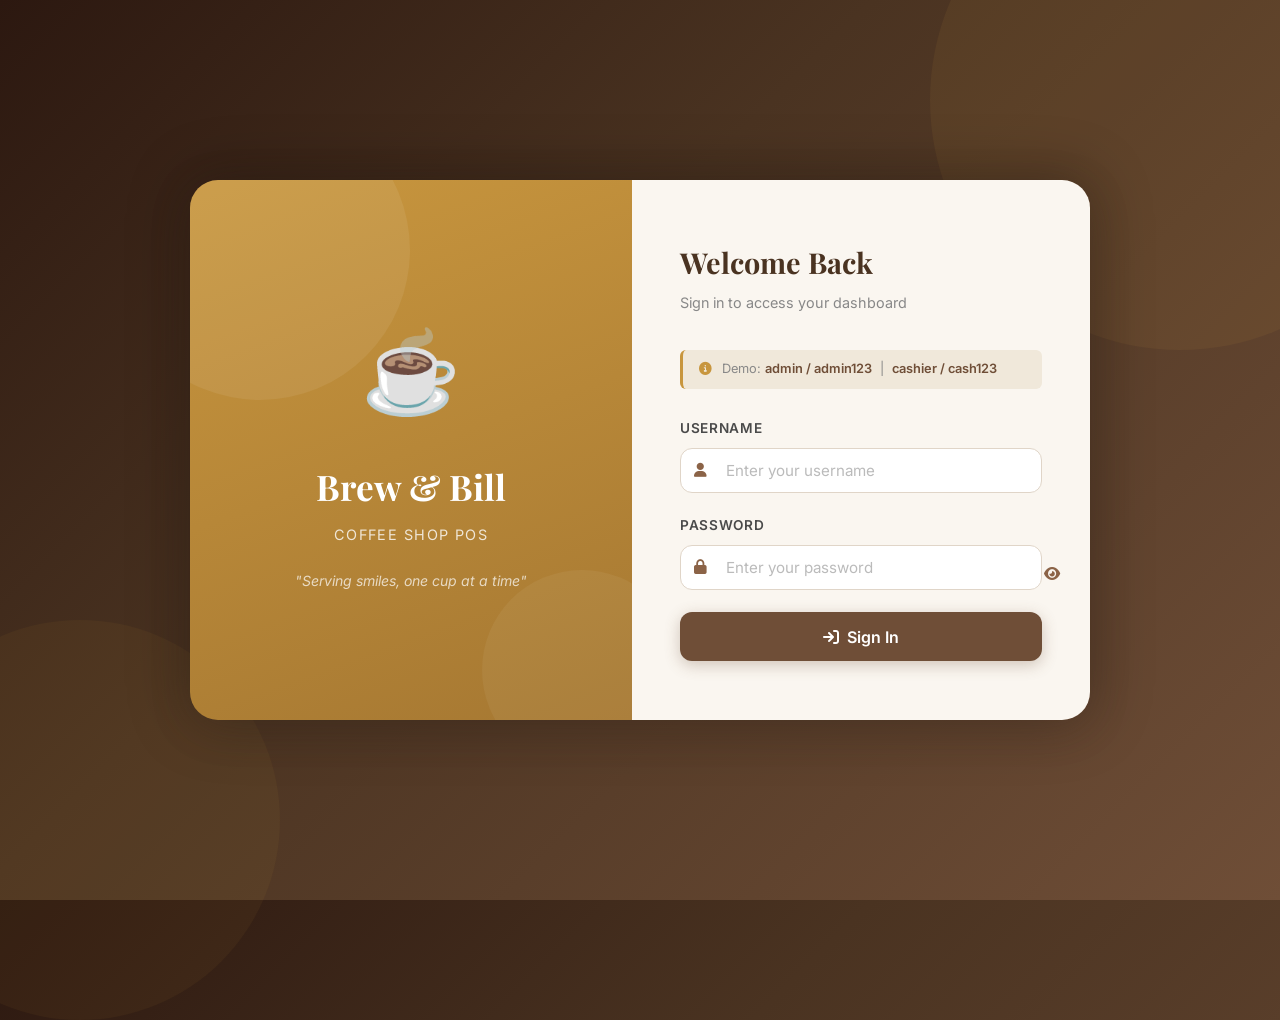
<file: index.html>
<!DOCTYPE html>
<html lang="en">
<head>
  <meta charset="UTF-8" />
  <meta name="viewport" content="width=device-width, initial-scale=1.0"/>
  <title>Brew & Bill – Login</title>
  <link rel="icon" href="data:image/svg+xml,<svg xmlns='http://www.w3.org/2000/svg' viewBox='0 0 100 100'><text y='.9em' font-size='90'>☕</text></svg>"/>
  <link rel="stylesheet" href="css/style.css"/>
  <!-- Font Awesome Icons -->
  <link rel="stylesheet" href="https://cdnjs.cloudflare.com/ajax/libs/font-awesome/6.5.0/css/all.min.css"/>
</head>
<body class="login-page">

  <!-- ===== LOGIN WRAPPER ===== -->
  <div class="login-wrapper">

    <!-- Left Brand Panel -->
    <div class="login-brand">
      <div class="brand-logo">☕</div>
      <h1 class="brand-title">Brew &amp; Bill</h1>
      <p class="brand-subtitle">Coffee Shop POS</p>
      <p class="brand-tagline">"Serving smiles, one cup at a time"</p>
    </div>

    <!-- Right Form Panel -->
    <div class="login-form-panel">
      <h2>Welcome Back</h2>
      <p class="subtitle">Sign in to access your dashboard</p>

      <!-- Demo credentials hint -->
      <div class="login-hint">
        <i class="fa fa-circle-info"></i>
        Demo: <span>admin / admin123</span> &nbsp;|&nbsp; <span>cashier / cash123</span>
      </div>

      <!-- Login Form -->
      <form id="loginForm" novalidate>

        <div class="form-group">
          <label for="username">Username</label>
          <div class="input-wrapper">
            <i class="fa fa-user"></i>
            <input
              type="text"
              id="username"
              class="form-control"
              placeholder="Enter your username"
              autocomplete="username"
              required
            />
          </div>
          <p class="field-error text-danger" id="usernameError"></p>
        </div>

        <div class="form-group">
          <label for="password">Password</label>
          <div class="input-wrapper">
            <i class="fa fa-lock"></i>
            <input
              type="password"
              id="password"
              class="form-control"
              placeholder="Enter your password"
              autocomplete="current-password"
              required
            />
            <button
              type="button"
              id="togglePwd"
              aria-label="Toggle password visibility"
            >
              <i class="fa fa-eye"></i>
            </button>
          </div>
          <p class="field-error text-danger" id="passwordError"></p>
        </div>

        <!-- Error message -->
        <div id="loginError" class="login-error">
        </div>

        <button type="submit" class="btn btn-primary btn-block btn-lg" id="loginBtn">
          <i class="fa fa-arrow-right-to-bracket"></i>
          Sign In
        </button>

      </form>

    </div>
  </div>

  <!-- Toast Container -->
  <div class="toast-container" id="toastContainer"></div>

  <script src="js/auth.js"></script>
  <script>
    // =============================================
    // Login Page Logic
    // =============================================

    // Toggle password visibility
    document.getElementById('togglePwd').addEventListener('click', function () {
      const pwd = document.getElementById('password');
      const icon = this.querySelector('i');
      if (pwd.type === 'password') {
        pwd.type = 'text';
        icon.classList.replace('fa-eye', 'fa-eye-slash');
      } else {
        pwd.type = 'password';
        icon.classList.replace('fa-eye-slash', 'fa-eye');
      }
    });

    // Handle form submission
    document.getElementById('loginForm').addEventListener('submit', function (e) {
      e.preventDefault();

      const username = document.getElementById('username').value.trim();
      const password = document.getElementById('password').value;
      const errorDiv = document.getElementById('loginError');
      const btn      = document.getElementById('loginBtn');

      // Clear previous errors
      errorDiv.style.display = 'none';
      document.getElementById('usernameError').style.display = 'none';
      document.getElementById('passwordError').style.display = 'none';

      // Validate fields
      let valid = true;
      if (!username) {
        document.getElementById('usernameError').textContent = 'Username is required.';
        document.getElementById('usernameError').style.display = 'block';
        valid = false;
      }
      if (!password) {
        document.getElementById('passwordError').textContent = 'Password is required.';
        document.getElementById('passwordError').style.display = 'block';
        valid = false;
      }
      if (!valid) return;

      // Animate button
      btn.innerHTML = '<i class="fa fa-spinner fa-spin"></i> Signing in...';
      btn.disabled = true;

      setTimeout(() => {
        // Attempt login via auth.js
        const result = Auth.login(username, password);

        if (result.success) {
          showToast('Login successful! Redirecting...', 'success');
          setTimeout(() => { window.location.href = 'dashboard.html'; }, 700);
        } else {
          errorDiv.textContent = result.message || 'Invalid username or password.';
          errorDiv.style.display = 'block';
          btn.innerHTML = '<i class="fa fa-arrow-right-to-bracket"></i> Sign In';
          btn.disabled = false;
        }
      }, 600);
    });

    // Toast helper (standalone for login page)
    function showToast(msg, type = 'info') {
      const container = document.getElementById('toastContainer');
      const toast = document.createElement('div');
      const iconMap = { success: 'fa-circle-check', error: 'fa-circle-xmark', warning: 'fa-triangle-exclamation', info: 'fa-circle-info' };
      toast.className = `toast ${type}`;
      toast.innerHTML = `
        <i class="fa ${iconMap[type] || iconMap.info} toast-icon"></i>
        <span class="toast-msg">${msg}</span>
        <button class="toast-close" onclick="this.parentElement.remove()"><i class="fa fa-xmark"></i></button>
      `;
      container.appendChild(toast);
      setTimeout(() => {
        toast.classList.add('removing');
        setTimeout(() => toast.remove(), 300);
      }, 3000);
    }
  </script>
</body>
</html>
</file>
<file: css/style.css>
/* =============================================
   BREW & BILL - Coffee Shop POS System
   Main Stylesheet
   ============================================= */

/* === GOOGLE FONTS IMPORT === */
@import url('https://fonts.googleapis.com/css2?family=Playfair+Display:wght@400;600;700&family=Inter:wght@300;400;500;600;700&display=swap');

/* === CSS VARIABLES (Theme) === */
:root {
  /* Color Palette */
  --primary: #6F4E37;         /* Rich coffee brown */
  --primary-dark: #4a3321;    /* Dark espresso */
  --primary-light: #8B6347;   /* Medium roast */
  --accent: #C8963E;          /* Caramel/gold */
  --accent-light: #e8b96e;    /* Light caramel */
  --cream: #FAF6F0;           /* Cream background */
  --cream-dark: #F0E8DA;      /* Slightly darker cream */
  --bg: #F5EFE6;              /* Page background */
  --sidebar-bg: #2C1810;      /* Dark sidebar */
  --sidebar-hover: #3d2416;   /* Sidebar item hover */
  --sidebar-active: #6F4E37;  /* Active sidebar item */

  /* Text Colors */
  --text-dark: #1a1a1a;
  --text-medium: #4a4a4a;
  --text-light: #888888;
  --text-white: #ffffff;
  --text-cream: #FAF6F0;

  /* Status Colors */
  --success: #27ae60;
  --success-light: #d4edda;
  --danger: #e74c3c;
  --danger-light: #fde8e6;
  --warning: #f39c12;
  --warning-light: #fef3cd;
  --info: #3498db;
  --info-light: #d6eaf8;

  /* UI */
  --border: #e0d5c8;
  --border-light: #ede8e0;
  --shadow-sm: 0 2px 8px rgba(111,78,55,0.08);
  --shadow-md: 0 4px 20px rgba(111,78,55,0.12);
  --shadow-lg: 0 8px 40px rgba(111,78,55,0.18);
  --radius-sm: 6px;
  --radius-md: 12px;
  --radius-lg: 20px;
  --radius-xl: 28px;

  /* Layout */
  --sidebar-width: 260px;
  --header-height: 65px;
  --transition: all 0.25s ease;
}

/* === RESET & BASE === */
*, *::before, *::after {
  margin: 0;
  padding: 0;
  box-sizing: border-box;
}

html {
  font-size: 16px;
  scroll-behavior: smooth;
}

body {
  font-family: 'Inter', sans-serif;
  background: var(--bg);
  color: var(--text-dark);
  line-height: 1.6;
  min-height: 100vh;
  overflow-x: hidden;
}

a {
  text-decoration: none;
  color: inherit;
}

ul {
  list-style: none;
}

img {
  max-width: 100%;
  height: auto;
  display: block;
}

button {
  cursor: pointer;
  font-family: inherit;
  border: none;
  outline: none;
}

input, select, textarea {
  font-family: inherit;
  outline: none;
}

/* =============================================
   LOGIN PAGE
   ============================================= */

.login-page {
  min-height: 100vh;
  display: flex;
  align-items: center;
  justify-content: center;
  background: linear-gradient(135deg, #2C1810 0%, #4a3321 40%, #6F4E37 100%);
  position: relative;
  overflow: hidden;
}

/* Decorative coffee bean shapes */
.login-page::before {
  content: '';
  position: absolute;
  width: 500px;
  height: 500px;
  background: rgba(200, 150, 62, 0.08);
  border-radius: 50%;
  top: -150px;
  right: -150px;
}

.login-page::after {
  content: '';
  position: absolute;
  width: 400px;
  height: 400px;
  background: rgba(200, 150, 62, 0.06);
  border-radius: 50%;
  bottom: -120px;
  left: -120px;
}

.login-wrapper {
  display: flex;
  width: 900px;
  max-width: 95vw;
  min-height: 540px;
  border-radius: var(--radius-xl);
  overflow: hidden;
  box-shadow: var(--shadow-lg), 0 0 60px rgba(0,0,0,0.4);
  z-index: 1;
}

/* Left branding panel */
.login-brand {
  flex: 1;
  background: linear-gradient(160deg, #C8963E, #a67832);
  display: flex;
  flex-direction: column;
  align-items: center;
  justify-content: center;
  padding: 3rem 2.5rem;
  position: relative;
  overflow: hidden;
}

.login-brand::before {
  content: '';
  position: absolute;
  width: 300px;
  height: 300px;
  background: rgba(255,255,255,0.07);
  border-radius: 50%;
  top: -80px;
  left: -80px;
}

.login-brand::after {
  content: '';
  position: absolute;
  width: 200px;
  height: 200px;
  background: rgba(255,255,255,0.05);
  border-radius: 50%;
  bottom: -50px;
  right: -50px;
}

.brand-logo {
  font-size: 5rem;
  margin-bottom: 1.5rem;
  animation: float 3s ease-in-out infinite;
  z-index: 1;
}

@keyframes float {
  0%, 100% { transform: translateY(0); }
  50% { transform: translateY(-10px); }
}

.brand-title {
  font-family: 'Playfair Display', serif;
  font-size: 2.2rem;
  font-weight: 700;
  color: #fff;
  text-align: center;
  z-index: 1;
  margin-bottom: 0.5rem;
}

.brand-subtitle {
  font-size: 0.9rem;
  color: rgba(255,255,255,0.8);
  text-align: center;
  z-index: 1;
  letter-spacing: 0.1em;
  text-transform: uppercase;
}

.brand-tagline {
  margin-top: 1.5rem;
  font-size: 0.88rem;
  color: rgba(255,255,255,0.7);
  text-align: center;
  z-index: 1;
  font-style: italic;
}

/* Right login form panel */
.login-form-panel {
  flex: 1;
  background: var(--cream);
  display: flex;
  flex-direction: column;
  justify-content: center;
  padding: 3rem 3rem;
}

.login-form-panel h2 {
  font-family: 'Playfair Display', serif;
  font-size: 1.8rem;
  color: var(--primary-dark);
  margin-bottom: 0.4rem;
}

.login-form-panel p.subtitle {
  color: var(--text-light);
  font-size: 0.9rem;
  margin-bottom: 2.2rem;
}

.form-group {
  margin-bottom: 1.4rem;
}

.form-group label {
  display: block;
  font-size: 0.85rem;
  font-weight: 600;
  color: var(--text-medium);
  margin-bottom: 0.5rem;
  text-transform: uppercase;
  letter-spacing: 0.05em;
}

.input-wrapper {
  position: relative;
  display: flex;
  align-items: center;
}

.input-wrapper i {
  position: absolute;
  left: 14px;
  color: var(--primary-light);
  font-size: 0.9rem;
}

.form-control {
  width: 100%;
  padding: 0.75rem 1rem 0.75rem 2.8rem;
  border: 1.5px solid var(--border);
  border-radius: var(--radius-md);
  background: #fff;
  font-size: 0.95rem;
  color: var(--text-dark);
  transition: var(--transition);
}

.form-control:focus {
  border-color: var(--primary);
  box-shadow: 0 0 0 3px rgba(111,78,55,0.1);
}

.form-control::placeholder {
  color: #bbb;
}

/* Hint text */
.login-hint {
  font-size: 0.8rem;
  color: var(--text-light);
  margin-bottom: 1.8rem;
  background: var(--cream-dark);
  padding: 0.6rem 1rem;
  border-radius: var(--radius-sm);
  border-left: 3px solid var(--accent);
}

.login-hint .fa {
  margin-right: 0.4rem;
  color: var(--accent);
}

.login-hint span {
  font-weight: 600;
  color: var(--primary);
}

/* Field error messages */
.field-error {
  font-size: 0.78rem;
  margin-top: 0.3rem;
  display: none;
}

/* Toggle password button */
#togglePwd {
  position: absolute;
  right: 12px;
  background: none;
  border: none;
  cursor: pointer;
  color: var(--text-light);
  font-size: 0.9rem;
}

/* Login error message */
.login-error {
  display: none;
  background: var(--danger-light);
  color: var(--danger);
  padding: 0.65rem 1rem;
  border-radius: var(--radius-sm);
  font-size: 0.85rem;
  margin-bottom: 1rem;
  border-left: 3px solid var(--danger);
}

/* === BUTTONS === */
.btn {
  display: inline-flex;
  align-items: center;
  justify-content: center;
  gap: 0.5rem;
  padding: 0.75rem 1.5rem;
  border-radius: var(--radius-md);
  font-size: 0.92rem;
  font-weight: 600;
  transition: var(--transition);
  cursor: pointer;
  border: none;
  white-space: nowrap;
}

.btn-primary {
  background: var(--primary);
  color: #fff;
  box-shadow: 0 4px 15px rgba(111,78,55,0.3);
}

.btn-primary:hover {
  background: var(--primary-dark);
  transform: translateY(-1px);
  box-shadow: 0 6px 20px rgba(111,78,55,0.4);
}

.btn-primary:active {
  transform: translateY(0);
}

.btn-accent {
  background: var(--accent);
  color: #fff;
  box-shadow: 0 4px 15px rgba(200,150,62,0.3);
}

.btn-accent:hover {
  background: #b08030;
  transform: translateY(-1px);
}

.btn-success {
  background: var(--success);
  color: #fff;
}

.btn-success:hover {
  background: #219a52;
  transform: translateY(-1px);
}

.btn-danger {
  background: var(--danger);
  color: #fff;
}

.btn-danger:hover {
  background: #c0392b;
  transform: translateY(-1px);
}

.btn-outline {
  background: transparent;
  border: 1.5px solid var(--border);
  color: var(--text-medium);
}

.btn-outline:hover {
  border-color: var(--primary);
  color: var(--primary);
}

.btn-sm {
  padding: 0.4rem 0.9rem;
  font-size: 0.82rem;
  border-radius: var(--radius-sm);
}

.btn-lg {
  padding: 0.9rem 2rem;
  font-size: 1rem;
}

.btn-block {
  width: 100%;
}

.btn-icon {
  width: 36px;
  height: 36px;
  padding: 0;
  border-radius: var(--radius-sm);
  background: transparent;
  color: var(--text-medium);
  border: 1.5px solid var(--border);
  display: inline-flex;
  align-items: center;
  justify-content: center;
  transition: var(--transition);
}

.btn-icon:hover {
  background: var(--cream-dark);
}

/* =============================================
   APP LAYOUT (Post-Login)
   ============================================= */

.app-container {
  display: flex;
  min-height: 100vh;
}

/* === SIDEBAR === */
.sidebar {
  width: var(--sidebar-width);
  background: var(--sidebar-bg);
  min-height: 100vh;
  position: fixed;
  left: 0;
  top: 0;
  z-index: 100;
  display: flex;
  flex-direction: column;
  transition: var(--transition);
  box-shadow: 4px 0 20px rgba(0,0,0,0.3);
}

.sidebar-brand {
  padding: 1.5rem 1.5rem 1.2rem;
  border-bottom: 1px solid rgba(255,255,255,0.07);
  display: flex;
  align-items: center;
  gap: 0.8rem;
}

.sidebar-brand .brand-icon {
  font-size: 1.8rem;
}

.sidebar-brand .brand-text {
  display: flex;
  flex-direction: column;
}

.sidebar-brand .brand-text h1 {
  font-family: 'Playfair Display', serif;
  font-size: 1.15rem;
  color: var(--accent-light);
  font-weight: 700;
  line-height: 1.2;
}

.sidebar-brand .brand-text span {
  font-size: 0.7rem;
  color: rgba(255,255,255,0.4);
  text-transform: uppercase;
  letter-spacing: 0.08em;
}

.sidebar-nav {
  flex: 1;
  padding: 1.2rem 0;
  overflow-y: auto;
}

.nav-section-title {
  font-size: 0.68rem;
  text-transform: uppercase;
  letter-spacing: 0.12em;
  color: rgba(255,255,255,0.3);
  padding: 0.6rem 1.5rem;
  margin-top: 0.5rem;
}

.nav-item {
  margin: 0.15rem 0.8rem;
  border-radius: var(--radius-sm);
  overflow: hidden;
}

.nav-link {
  display: flex;
  align-items: center;
  gap: 0.85rem;
  padding: 0.72rem 1rem;
  color: rgba(255,255,255,0.65);
  font-size: 0.88rem;
  font-weight: 500;
  border-radius: var(--radius-sm);
  transition: var(--transition);
  position: relative;
}

.nav-link i {
  width: 18px;
  font-size: 0.95rem;
  text-align: center;
  flex-shrink: 0;
}

.nav-link:hover {
  background: var(--sidebar-hover);
  color: rgba(255,255,255,0.9);
}

.nav-link.active {
  background: var(--sidebar-active);
  color: #fff;
  box-shadow: 0 2px 10px rgba(111,78,55,0.4);
}

.nav-link.active::before {
  content: '';
  position: absolute;
  left: 0;
  top: 25%;
  height: 50%;
  width: 3px;
  background: var(--accent);
  border-radius: 0 3px 3px 0;
}

.sidebar-footer {
  padding: 1rem 0.8rem;
  border-top: 1px solid rgba(255,255,255,0.07);
}

.user-info {
  display: flex;
  align-items: center;
  gap: 0.75rem;
  padding: 0.6rem 0.8rem;
  border-radius: var(--radius-sm);
  margin-bottom: 0.5rem;
}

.user-avatar {
  width: 36px;
  height: 36px;
  background: var(--primary);
  border-radius: 50%;
  display: flex;
  align-items: center;
  justify-content: center;
  font-size: 0.9rem;
  color: #fff;
  font-weight: 700;
  flex-shrink: 0;
}

.user-details h4 {
  font-size: 0.85rem;
  color: rgba(255,255,255,0.85);
  font-weight: 600;
}

.user-details span {
  font-size: 0.72rem;
  color: rgba(255,255,255,0.4);
}

.btn-logout {
  width: 100%;
  background: rgba(231,76,60,0.15);
  color: #ff8070;
  border: 1px solid rgba(231,76,60,0.25);
  padding: 0.55rem 1rem;
  border-radius: var(--radius-sm);
  font-size: 0.83rem;
  display: flex;
  align-items: center;
  justify-content: center;
  gap: 0.5rem;
  transition: var(--transition);
}

.btn-logout:hover {
  background: rgba(231,76,60,0.3);
  color: #ff5a47;
}

/* === MAIN CONTENT AREA === */
.main-content {
  margin-left: var(--sidebar-width);
  flex: 1;
  display: flex;
  flex-direction: column;
  min-height: 100vh;
}

/* === TOP HEADER === */
.top-header {
  height: var(--header-height);
  background: #fff;
  border-bottom: 1px solid var(--border-light);
  display: flex;
  align-items: center;
  justify-content: space-between;
  padding: 0 2rem;
  position: sticky;
  top: 0;
  z-index: 50;
  box-shadow: var(--shadow-sm);
}

.header-left {
  display: flex;
  align-items: center;
  gap: 1rem;
}

.page-title {
  font-family: 'Playfair Display', serif;
  font-size: 1.35rem;
  color: var(--primary-dark);
  font-weight: 700;
}

.breadcrumb {
  font-size: 0.78rem;
  color: var(--text-light);
}

.header-right {
  display: flex;
  align-items: center;
  gap: 1rem;
}

.header-time {
  font-size: 0.82rem;
  color: var(--text-light);
  display: flex;
  align-items: center;
  gap: 0.4rem;
}

.header-date {
  font-size: 0.82rem;
  color: var(--text-medium);
  font-weight: 500;
}

/* === PAGE CONTENT === */
.page-content {
  flex: 1;
  padding: 2rem;
  background: var(--bg);
}

/* === STATS CARDS === */
.stats-grid {
  display: grid;
  grid-template-columns: repeat(auto-fit, minmax(220px, 1fr));
  gap: 1.25rem;
  margin-bottom: 2rem;
}

.stat-card {
  background: #fff;
  border-radius: var(--radius-md);
  padding: 1.4rem 1.5rem;
  display: flex;
  align-items: center;
  gap: 1.2rem;
  box-shadow: var(--shadow-sm);
  border: 1px solid var(--border-light);
  transition: var(--transition);
  position: relative;
  overflow: hidden;
}

.stat-card::after {
  content: '';
  position: absolute;
  top: 0;
  left: 0;
  right: 0;
  height: 3px;
  background: var(--accent);
  border-radius: var(--radius-md) var(--radius-md) 0 0;
}

.stat-card.green::after { background: var(--success); }
.stat-card.blue::after  { background: var(--info); }
.stat-card.red::after   { background: var(--danger); }

.stat-card:hover {
  box-shadow: var(--shadow-md);
  transform: translateY(-2px);
}

.stat-icon {
  width: 54px;
  height: 54px;
  border-radius: var(--radius-md);
  display: flex;
  align-items: center;
  justify-content: center;
  font-size: 1.4rem;
  flex-shrink: 0;
}

.stat-icon.orange { background: rgba(200,150,62,0.12); color: var(--accent); }
.stat-icon.green  { background: rgba(39,174,96,0.12);  color: var(--success); }
.stat-icon.blue   { background: rgba(52,152,219,0.12); color: var(--info); }
.stat-icon.red    { background: rgba(231,76,60,0.12);  color: var(--danger); }
.stat-icon.brown  { background: rgba(111,78,55,0.12);  color: var(--primary); }

.stat-body h3 {
  font-size: 1.7rem;
  font-weight: 700;
  color: var(--text-dark);
  line-height: 1.2;
}

.stat-body p {
  font-size: 0.82rem;
  color: var(--text-light);
  margin-top: 0.2rem;
}

/* === SECTION CARDS === */
.section-card {
  background: #fff;
  border-radius: var(--radius-md);
  padding: 1.5rem;
  box-shadow: var(--shadow-sm);
  border: 1px solid var(--border-light);
  margin-bottom: 1.5rem;
}

.section-header {
  display: flex;
  align-items: center;
  justify-content: space-between;
  margin-bottom: 1.2rem;
  padding-bottom: 0.8rem;
  border-bottom: 1px solid var(--border-light);
}

.section-header h2 {
  font-family: 'Playfair Display', serif;
  font-size: 1.1rem;
  color: var(--primary-dark);
  display: flex;
  align-items: center;
  gap: 0.5rem;
}

/* === TABLES === */
.table-responsive {
  overflow-x: auto;
  border-radius: var(--radius-md);
}

.data-table {
  width: 100%;
  border-collapse: collapse;
  font-size: 0.88rem;
}

.data-table thead tr {
  background: var(--cream-dark);
}

.data-table th {
  padding: 0.75rem 1rem;
  text-align: left;
  font-size: 0.75rem;
  font-weight: 700;
  text-transform: uppercase;
  letter-spacing: 0.06em;
  color: var(--primary);
  white-space: nowrap;
}

.data-table td {
  padding: 0.8rem 1rem;
  border-bottom: 1px solid var(--border-light);
  color: var(--text-medium);
  vertical-align: middle;
}

.data-table tbody tr:hover {
  background: var(--cream);
}

.data-table tbody tr:last-child td {
  border-bottom: none;
}

/* === BADGES === */
.badge {
  display: inline-flex;
  align-items: center;
  padding: 0.25rem 0.65rem;
  border-radius: 100px;
  font-size: 0.75rem;
  font-weight: 600;
}

.badge-success { background: var(--success-light); color: var(--success); }
.badge-danger  { background: var(--danger-light);  color: var(--danger); }
.badge-warning { background: var(--warning-light); color: var(--warning); }
.badge-info    { background: var(--info-light);    color: var(--info); }
.badge-primary { background: rgba(111,78,55,0.1);  color: var(--primary); }

/* =============================================
   BILLING / POS PAGE
   ============================================= */

.pos-layout {
  display: grid;
  grid-template-columns: 1fr 380px;
  gap: 1.5rem;
  align-items: start;
}

/* Menu Panel */
.menu-panel {
  background: #fff;
  border-radius: var(--radius-md);
  padding: 1.5rem;
  box-shadow: var(--shadow-sm);
  border: 1px solid var(--border-light);
}

.menu-panel-header {
  display: flex;
  align-items: center;
  justify-content: space-between;
  margin-bottom: 1.2rem;
  flex-wrap: wrap;
  gap: 0.8rem;
}

.menu-panel-header h2 {
  font-family: 'Playfair Display', serif;
  font-size: 1.1rem;
  color: var(--primary-dark);
}

.search-box {
  position: relative;
  display: flex;
  align-items: center;
}

.search-box i {
  position: absolute;
  left: 12px;
  color: var(--text-light);
  font-size: 0.85rem;
}

.search-input {
  padding: 0.55rem 1rem 0.55rem 2.4rem;
  border: 1.5px solid var(--border);
  border-radius: var(--radius-md);
  font-size: 0.88rem;
  background: var(--cream);
  width: 220px;
  transition: var(--transition);
}

.search-input:focus {
  border-color: var(--primary);
  background: #fff;
}

/* Category Filter Tabs */
.category-tabs {
  display: flex;
  gap: 0.5rem;
  margin-bottom: 1.2rem;
  flex-wrap: wrap;
}

.cat-tab {
  padding: 0.4rem 1.1rem;
  border-radius: 100px;
  font-size: 0.82rem;
  font-weight: 500;
  background: var(--cream-dark);
  color: var(--text-medium);
  border: 1.5px solid transparent;
  transition: var(--transition);
  cursor: pointer;
}

.cat-tab:hover {
  border-color: var(--primary-light);
  color: var(--primary);
}

.cat-tab.active {
  background: var(--primary);
  color: #fff;
  border-color: var(--primary);
}

/* Menu Items Grid */
.menu-grid {
  display: grid;
  grid-template-columns: repeat(auto-fill, minmax(155px, 1fr));
  gap: 1rem;
}

.menu-item-card {
  background: var(--cream);
  border-radius: var(--radius-md);
  padding: 1rem;
  cursor: pointer;
  transition: var(--transition);
  border: 1.5px solid transparent;
  display: flex;
  flex-direction: column;
  align-items: center;
  text-align: center;
  position: relative;
  overflow: hidden;
}

.menu-item-card:hover {
  border-color: var(--primary-light);
  box-shadow: var(--shadow-md);
  transform: translateY(-3px);
}

.item-emoji {
  font-size: 2.2rem;
  margin-bottom: 0.6rem;
}

.item-name {
  font-size: 0.85rem;
  font-weight: 600;
  color: var(--text-dark);
  margin-bottom: 0.25rem;
  line-height: 1.3;
}

.item-category {
  font-size: 0.7rem;
  color: var(--text-light);
  margin-bottom: 0.5rem;
}

.item-price {
  font-size: 0.95rem;
  font-weight: 700;
  color: var(--accent);
}

.item-add-btn {
  margin-top: 0.7rem;
  width: 100%;
  padding: 0.4rem;
  background: var(--primary);
  color: #fff;
  border-radius: var(--radius-sm);
  font-size: 0.8rem;
  font-weight: 600;
  transition: var(--transition);
  border: none;
  cursor: pointer;
}

.item-add-btn:hover {
  background: var(--primary-dark);
}

.item-add-btn:active {
  transform: scale(0.97);
}

/* Cart Panel */
.cart-panel {
  background: #fff;
  border-radius: var(--radius-md);
  box-shadow: var(--shadow-sm);
  border: 1px solid var(--border-light);
  position: sticky;
  top: calc(var(--header-height) + 2rem);
  display: flex;
  flex-direction: column;
}

.cart-header {
  padding: 1.2rem 1.5rem;
  border-bottom: 1px solid var(--border-light);
  display: flex;
  align-items: center;
  justify-content: space-between;
}

.cart-header h2 {
  font-family: 'Playfair Display', serif;
  font-size: 1.1rem;
  color: var(--primary-dark);
  display: flex;
  align-items: center;
  gap: 0.5rem;
}

.cart-count-badge {
  background: var(--accent);
  color: #fff;
  font-size: 0.75rem;
  font-weight: 700;
  padding: 0.1rem 0.55rem;
  border-radius: 100px;
}

.cart-items {
  flex: 1;
  overflow-y: auto;
  max-height: 320px;
  padding: 0.8rem 1.2rem;
}

.cart-empty {
  display: flex;
  flex-direction: column;
  align-items: center;
  justify-content: center;
  padding: 2.5rem 1rem;
  color: var(--text-light);
  text-align: center;
}

.cart-empty i {
  font-size: 2.5rem;
  margin-bottom: 0.8rem;
  opacity: 0.4;
}

.cart-empty p {
  font-size: 0.88rem;
}

.cart-item {
  display: flex;
  align-items: center;
  gap: 0.8rem;
  padding: 0.7rem 0;
  border-bottom: 1px solid var(--border-light);
  animation: slideIn 0.25s ease;
}

@keyframes slideIn {
  from { opacity: 0; transform: translateX(15px); }
  to   { opacity: 1; transform: translateX(0); }
}

.cart-item:last-child {
  border-bottom: none;
}

.cart-item-emoji {
  font-size: 1.5rem;
  flex-shrink: 0;
}

.cart-item-info {
  flex: 1;
  min-width: 0;
}

.cart-item-name {
  font-size: 0.85rem;
  font-weight: 600;
  color: var(--text-dark);
  white-space: nowrap;
  overflow: hidden;
  text-overflow: ellipsis;
}

.cart-item-price {
  font-size: 0.78rem;
  color: var(--accent);
  font-weight: 600;
}

.quantity-controls {
  display: flex;
  align-items: center;
  gap: 0.4rem;
}

.qty-btn {
  width: 26px;
  height: 26px;
  border-radius: 50%;
  border: 1.5px solid var(--border);
  background: transparent;
  display: flex;
  align-items: center;
  justify-content: center;
  font-size: 0.8rem;
  cursor: pointer;
  transition: var(--transition);
  color: var(--text-medium);
}

.qty-btn:hover {
  background: var(--primary);
  border-color: var(--primary);
  color: #fff;
}

.qty-value {
  font-size: 0.9rem;
  font-weight: 700;
  width: 22px;
  text-align: center;
  color: var(--text-dark);
}

.cart-item-total {
  font-size: 0.88rem;
  font-weight: 700;
  color: var(--text-dark);
  text-align: right;
  min-width: 50px;
}

.remove-item-btn {
  background: none;
  border: none;
  color: var(--danger);
  font-size: 0.8rem;
  cursor: pointer;
  padding: 0.2rem;
  opacity: 0.6;
  transition: var(--transition);
}

.remove-item-btn:hover {
  opacity: 1;
}

/* Cart Summary */
.cart-summary {
  padding: 1rem 1.5rem;
  border-top: 1px solid var(--border-light);
  background: var(--cream);
  border-radius: 0 0 var(--radius-md) var(--radius-md);
}

.summary-row {
  display: flex;
  justify-content: space-between;
  align-items: center;
  font-size: 0.88rem;
  padding: 0.3rem 0;
  color: var(--text-medium);
}

.summary-row.total {
  padding-top: 0.6rem;
  margin-top: 0.3rem;
  border-top: 1.5px solid var(--border);
  font-size: 1.05rem;
  font-weight: 700;
  color: var(--text-dark);
}

.customer-note {
  margin: 0.8rem 0;
}

.customer-note input {
  width: 100%;
  padding: 0.55rem 0.9rem;
  border: 1.5px solid var(--border);
  border-radius: var(--radius-sm);
  font-size: 0.85rem;
  background: #fff;
  transition: var(--transition);
}

.customer-note input:focus {
  border-color: var(--primary);
}

.cart-actions {
  display: flex;
  flex-direction: column;
  gap: 0.6rem;
  margin-top: 0.8rem;
}

/* =============================================
   MENU MANAGEMENT PAGE
   ============================================= */

.menu-management-header {
  display: flex;
  align-items: center;
  justify-content: space-between;
  margin-bottom: 1.5rem;
  flex-wrap: wrap;
  gap: 1rem;
}

.menu-management-header h2 {
  font-family: 'Playfair Display', serif;
  font-size: 1.3rem;
  color: var(--primary-dark);
}

.menu-items-grid {
  display: grid;
  grid-template-columns: repeat(auto-fill, minmax(240px, 1fr));
  gap: 1.25rem;
}

.menu-manage-card {
  background: #fff;
  border-radius: var(--radius-md);
  padding: 1.2rem;
  border: 1.5px solid var(--border-light);
  box-shadow: var(--shadow-sm);
  transition: var(--transition);
  display: flex;
  flex-direction: column;
  gap: 0.6rem;
}

.menu-manage-card:hover {
  box-shadow: var(--shadow-md);
  border-color: var(--border);
}

.card-top {
  display: flex;
  align-items: flex-start;
  gap: 0.8rem;
}

.card-emoji {
  font-size: 2rem;
  flex-shrink: 0;
}

.card-info {
  flex: 1;
}

.card-info h3 {
  font-size: 0.95rem;
  font-weight: 700;
  color: var(--text-dark);
}

.card-info .cat-label {
  font-size: 0.75rem;
  color: var(--text-light);
  display: flex;
  align-items: center;
  gap: 0.3rem;
}

.card-price {
  font-size: 1.15rem;
  font-weight: 700;
  color: var(--accent);
}

.card-actions {
  display: flex;
  gap: 0.5rem;
  margin-top: 0.3rem;
}

/* Modal */
.modal-overlay {
  display: none;
  position: fixed;
  inset: 0;
  background: rgba(0,0,0,0.55);
  z-index: 1000;
  align-items: center;
  justify-content: center;
  -webkit-backdrop-filter: blur(3px);
  backdrop-filter: blur(3px);
}

.modal-overlay.show {
  display: flex;
  animation: fadeIn 0.2s ease;
}

@keyframes fadeIn {
  from { opacity: 0; }
  to   { opacity: 1; }
}

.modal {
  background: #fff;
  border-radius: var(--radius-lg);
  padding: 2rem;
  width: 480px;
  max-width: 95vw;
  box-shadow: var(--shadow-lg);
  animation: slideUp 0.25s ease;
  max-height: 90vh;
  overflow-y: auto;
}

@keyframes slideUp {
  from { opacity: 0; transform: translateY(30px); }
  to   { opacity: 1; transform: translateY(0); }
}

.modal-header {
  display: flex;
  align-items: center;
  justify-content: space-between;
  margin-bottom: 1.5rem;
}

.modal-header h3 {
  font-family: 'Playfair Display', serif;
  font-size: 1.3rem;
  color: var(--primary-dark);
}

.modal-close {
  width: 32px;
  height: 32px;
  border-radius: 50%;
  background: var(--cream-dark);
  border: none;
  cursor: pointer;
  display: flex;
  align-items: center;
  justify-content: center;
  color: var(--text-medium);
  transition: var(--transition);
}

.modal-close:hover {
  background: var(--danger-light);
  color: var(--danger);
}

.modal-footer {
  display: flex;
  justify-content: flex-end;
  gap: 0.8rem;
  margin-top: 1.5rem;
  padding-top: 1.2rem;
  border-top: 1px solid var(--border-light);
}

/* Form Styles */
.form-row {
  display: grid;
  grid-template-columns: 1fr 1fr;
  gap: 1rem;
}

.form-group-modal {
  margin-bottom: 1.2rem;
}

.form-group-modal label {
  display: block;
  font-size: 0.83rem;
  font-weight: 600;
  color: var(--text-medium);
  margin-bottom: 0.5rem;
}

.form-group-modal input,
.form-group-modal select {
  width: 100%;
  padding: 0.65rem 0.9rem;
  border: 1.5px solid var(--border);
  border-radius: var(--radius-sm);
  font-size: 0.9rem;
  background: var(--cream);
  transition: var(--transition);
  color: var(--text-dark);
}

.form-group-modal input:focus,
.form-group-modal select:focus {
  border-color: var(--primary);
  background: #fff;
  box-shadow: 0 0 0 3px rgba(111,78,55,0.08);
}

/* Emoji Picker */
.emoji-picker {
  display: flex;
  flex-wrap: wrap;
  gap: 0.4rem;
  margin-top: 0.5rem;
}

.emoji-option {
  width: 36px;
  height: 36px;
  font-size: 1.3rem;
  display: flex;
  align-items: center;
  justify-content: center;
  border-radius: var(--radius-sm);
  cursor: pointer;
  background: var(--cream-dark);
  transition: var(--transition);
  border: 1.5px solid transparent;
}

.emoji-option:hover,
.emoji-option.selected {
  border-color: var(--primary);
  background: rgba(111,78,55,0.08);
}

/* =============================================
   INVOICE / PRINT STYLES
   ============================================= */

.invoice-modal {
  width: 580px;
}

.invoice-container {
  font-family: 'Inter', sans-serif;
  padding: 1.5rem;
  border: 1px solid var(--border-light);
  border-radius: var(--radius-md);
  background: #fff;
}

.invoice-top {
  text-align: center;
  padding-bottom: 1rem;
  border-bottom: 2px dashed var(--border);
  margin-bottom: 1rem;
}

.invoice-top h2 {
  font-family: 'Playfair Display', serif;
  font-size: 1.6rem;
  color: var(--primary-dark);
}

.invoice-top p {
  font-size: 0.8rem;
  color: var(--text-light);
}

.invoice-meta {
  display: grid;
  grid-template-columns: 1fr 1fr;
  gap: 0.4rem;
  font-size: 0.82rem;
  margin-bottom: 1rem;
  padding-bottom: 0.8rem;
  border-bottom: 1px solid var(--border-light);
}

.invoice-meta .label {
  color: var(--text-light);
}

.invoice-meta .value {
  color: var(--text-dark);
  font-weight: 600;
  text-align: right;
}

.invoice-items-table {
  width: 100%;
  border-collapse: collapse;
  font-size: 0.85rem;
  margin-bottom: 1rem;
}

.invoice-items-table th {
  background: var(--cream-dark);
  padding: 0.5rem 0.7rem;
  text-align: left;
  font-size: 0.75rem;
  font-weight: 700;
  text-transform: uppercase;
  color: var(--primary);
}

.invoice-items-table td {
  padding: 0.5rem 0.7rem;
  border-bottom: 1px solid var(--border-light);
  color: var(--text-medium);
}

.invoice-totals {
  border-top: 1.5px solid var(--border);
  padding-top: 0.7rem;
}

.invoice-total-row {
  display: flex;
  justify-content: space-between;
  font-size: 0.85rem;
  padding: 0.2rem 0;
  color: var(--text-medium);
}

.invoice-total-row.grand-total {
  font-size: 1.05rem;
  font-weight: 700;
  color: var(--text-dark);
  padding-top: 0.5rem;
  margin-top: 0.3rem;
  border-top: 1.5px solid var(--border);
}

.invoice-footer {
  text-align: center;
  margin-top: 1rem;
  padding-top: 0.8rem;
  border-top: 2px dashed var(--border);
  font-size: 0.8rem;
  color: var(--text-light);
}

.invoice-footer strong {
  color: var(--primary);
}

@media print {
  body * { visibility: hidden; }
  .invoice-print-area,
  .invoice-print-area * { visibility: visible; }
  .invoice-print-area {
    position: fixed;
    top: 0;
    left: 0;
    width: 100%;
    padding: 2rem;
  }
  .modal-footer { display: none; }
}

/* =============================================
   ORDER HISTORY PAGE
   ============================================= */

.history-filters {
  display: flex;
  align-items: center;
  gap: 1rem;
  flex-wrap: wrap;
  margin-bottom: 1.5rem;
}

.filter-input {
  padding: 0.55rem 1rem;
  border: 1.5px solid var(--border);
  border-radius: var(--radius-sm);
  font-size: 0.88rem;
  background: #fff;
  color: var(--text-dark);
  transition: var(--transition);
}

.filter-input:focus {
  border-color: var(--primary);
}

.order-detail-items {
  padding: 0.5rem 0;
}

.order-detail-item {
  display: flex;
  justify-content: space-between;
  font-size: 0.85rem;
  padding: 0.3rem 0;
  color: var(--text-medium);
  border-bottom: 1px dotted var(--border-light);
}

.order-detail-item:last-child { border-bottom: none; }

/* =============================================
   DASHBOARD PAGE
   ============================================= */

.charts-grid {
  display: grid;
  grid-template-columns: 1fr 1fr;
  gap: 1.5rem;
  margin-bottom: 1.5rem;
}

.chart-card {
  background: #fff;
  border-radius: var(--radius-md);
  padding: 1.5rem;
  box-shadow: var(--shadow-sm);
  border: 1px solid var(--border-light);
}

.chart-card h3 {
  font-family: 'Playfair Display', serif;
  font-size: 1rem;
  color: var(--primary-dark);
  margin-bottom: 1rem;
  display: flex;
  align-items: center;
  gap: 0.5rem;
}

.chart-wrapper {
  position: relative;
  height: 240px;
}

/* Top item bar */
.top-items-list {
  display: flex;
  flex-direction: column;
  gap: 0.7rem;
}

.top-item-row {
  display: flex;
  align-items: center;
  gap: 0.8rem;
}

.top-item-rank {
  width: 22px;
  height: 22px;
  border-radius: 50%;
  background: var(--cream-dark);
  color: var(--primary);
  font-size: 0.72rem;
  font-weight: 700;
  display: flex;
  align-items: center;
  justify-content: center;
  flex-shrink: 0;
}

.top-item-rank.gold { background: #fde68a; color: #92400e; }
.top-item-rank.silver { background: #e5e7eb; color: #374151; }
.top-item-rank.bronze { background: #fed7aa; color: #7c2d12; }

.top-item-info {
  flex: 1;
}

.top-item-info .name {
  font-size: 0.85rem;
  font-weight: 600;
  color: var(--text-dark);
}

.top-item-bar-wrap {
  height: 6px;
  background: var(--cream-dark);
  border-radius: 100px;
  margin-top: 0.25rem;
  overflow: hidden;
}

.top-item-bar {
  height: 100%;
  background: var(--accent);
  border-radius: 100px;
  transition: width 0.8s ease;
}

.top-item-count {
  font-size: 0.82rem;
  font-weight: 700;
  color: var(--accent);
}

/* Recent Orders Table */
.recent-orders {
  margin-top: 0;
}

/* =============================================
   TOAST NOTIFICATIONS
   ============================================= */

.toast-container {
  position: fixed;
  bottom: 2rem;
  right: 2rem;
  z-index: 9999;
  display: flex;
  flex-direction: column;
  gap: 0.75rem;
}

.toast {
  min-width: 280px;
  max-width: 380px;
  padding: 0.85rem 1.2rem;
  border-radius: var(--radius-md);
  background: #fff;
  box-shadow: var(--shadow-lg);
  display: flex;
  align-items: center;
  gap: 0.8rem;
  animation: toastIn 0.35s ease forwards;
  border-left: 4px solid var(--primary);
}

.toast.success { border-left-color: var(--success); }
.toast.error   { border-left-color: var(--danger); }
.toast.warning { border-left-color: var(--warning); }
.toast.info    { border-left-color: var(--info); }

@keyframes toastIn {
  from { opacity: 0; transform: translateX(40px); }
  to   { opacity: 1; transform: translateX(0); }
}

@keyframes toastOut {
  from { opacity: 1; transform: translateX(0); }
  to   { opacity: 0; transform: translateX(40px); }
}

.toast.removing {
  animation: toastOut 0.3s ease forwards;
}

.toast-icon {
  font-size: 1.1rem;
  flex-shrink: 0;
}

.toast.success .toast-icon { color: var(--success); }
.toast.error   .toast-icon { color: var(--danger); }
.toast.warning .toast-icon { color: var(--warning); }
.toast.info    .toast-icon { color: var(--info); }

.toast-msg {
  flex: 1;
  font-size: 0.88rem;
  color: var(--text-dark);
  font-weight: 500;
}

.toast-close {
  background: none;
  border: none;
  color: var(--text-light);
  cursor: pointer;
  font-size: 0.85rem;
  transition: var(--transition);
}

.toast-close:hover {
  color: var(--text-dark);
}

/* =============================================
   UTILITY CLASSES
   ============================================= */

.text-center { text-align: center; }
.text-right  { text-align: right; }
.text-muted  { color: var(--text-light); }
.text-primary { color: var(--primary); }
.text-accent  { color: var(--accent); }
.text-success { color: var(--success); }
.text-danger  { color: var(--danger); }

.fw-600 { font-weight: 600; }
.fw-700 { font-weight: 700; }

.mt-1 { margin-top: 0.5rem; }
.mt-2 { margin-top: 1rem; }
.mt-3 { margin-top: 1.5rem; }
.mb-1 { margin-bottom: 0.5rem; }
.mb-2 { margin-bottom: 1rem; }

.d-flex { display: flex; }
.align-center { align-items: center; }
.gap-1 { gap: 0.5rem; }
.gap-2 { gap: 1rem; }

.empty-state {
  text-align: center;
  padding: 3rem 2rem;
  color: var(--text-light);
}

.empty-state i {
  font-size: 3rem;
  margin-bottom: 1rem;
  opacity: 0.3;
  display: block;
}

.empty-state p {
  font-size: 0.92rem;
}

/* Loader spinner */
.spinner {
  width: 36px;
  height: 36px;
  border: 3px solid var(--cream-dark);
  border-top-color: var(--primary);
  border-radius: 50%;
  animation: spin 0.8s linear infinite;
  margin: 2rem auto;
}

@keyframes spin {
  to { transform: rotate(360deg); }
}

/* =============================================
   RESPONSIVE - TABLET (768px – 1024px)
   ============================================= */

@media (max-width: 1024px) {
  :root {
    --sidebar-width: 220px;
  }

  .pos-layout {
    grid-template-columns: 1fr 330px;
  }

  .charts-grid {
    grid-template-columns: 1fr;
  }

  .menu-grid {
    grid-template-columns: repeat(auto-fill, minmax(135px, 1fr));
  }
}

/* =============================================
   RESPONSIVE - MOBILE (< 768px)
   ============================================= */

@media (max-width: 768px) {
  :root {
    --sidebar-width: 0px;
  }

  .sidebar {
    transform: translateX(-100%);
    width: 260px;
  }

  .sidebar.open {
    transform: translateX(0);
    box-shadow: 4px 0 30px rgba(0,0,0,0.4);
  }

  .main-content {
    margin-left: 0;
  }

  .page-content {
    padding: 1rem;
  }

  .pos-layout {
    grid-template-columns: 1fr;
  }

  .cart-panel {
    position: static;
  }

  .login-wrapper {
    flex-direction: column;
    width: 100%;
    border-radius: var(--radius-lg);
    margin: 1rem;
  }

  .login-brand {
    padding: 2rem;
    min-height: 200px;
  }

  .login-form-panel {
    padding: 2rem;
  }

  .menu-grid {
    grid-template-columns: repeat(auto-fill, minmax(130px, 1fr));
  }

  .stats-grid {
    grid-template-columns: 1fr 1fr;
  }

  .top-header {
    padding: 0 1rem;
  }

  .form-row {
    grid-template-columns: 1fr;
  }

  .hamburger {
    display: flex;
  }

  .sidebar-overlay {
    display: block;
    position: fixed;
    inset: 0;
    background: rgba(0,0,0,0.5);
    z-index: 99;
    opacity: 0;
    pointer-events: none;
    transition: opacity 0.25s;
  }

  .sidebar-overlay.show {
    opacity: 1;
    pointer-events: all;
  }
}

/* Hamburger button */
.hamburger {
  display: none;
  flex-direction: column;
  gap: 4px;
  cursor: pointer;
  padding: 0.5rem;
  background: none;
  border: none;
}

.hamburger span {
  display: block;
  width: 22px;
  height: 2px;
  background: var(--text-medium);
  border-radius: 2px;
  transition: var(--transition);
}

/* Scrollbar Styling */
::-webkit-scrollbar {
  width: 6px;
  height: 6px;
}

::-webkit-scrollbar-track {
  background: var(--cream-dark);
  border-radius: 10px;
}

::-webkit-scrollbar-thumb {
  background: var(--primary-light);
  border-radius: 10px;
}

::-webkit-scrollbar-thumb:hover {
  background: var(--primary);
}

/* =============================================
   ANIMATIONS
   ============================================= */

.fade-in {
  animation: fadeInUp 0.4s ease forwards;
}

@keyframes fadeInUp {
  from { opacity: 0; transform: translateY(16px); }
  to   { opacity: 1; transform: translateY(0); }
}

.pulse {
  animation: pulse 0.5s ease;
}

@keyframes pulse {
  0%   { transform: scale(1); }
  50%  { transform: scale(1.06); }
  100% { transform: scale(1); }
}
</file>
